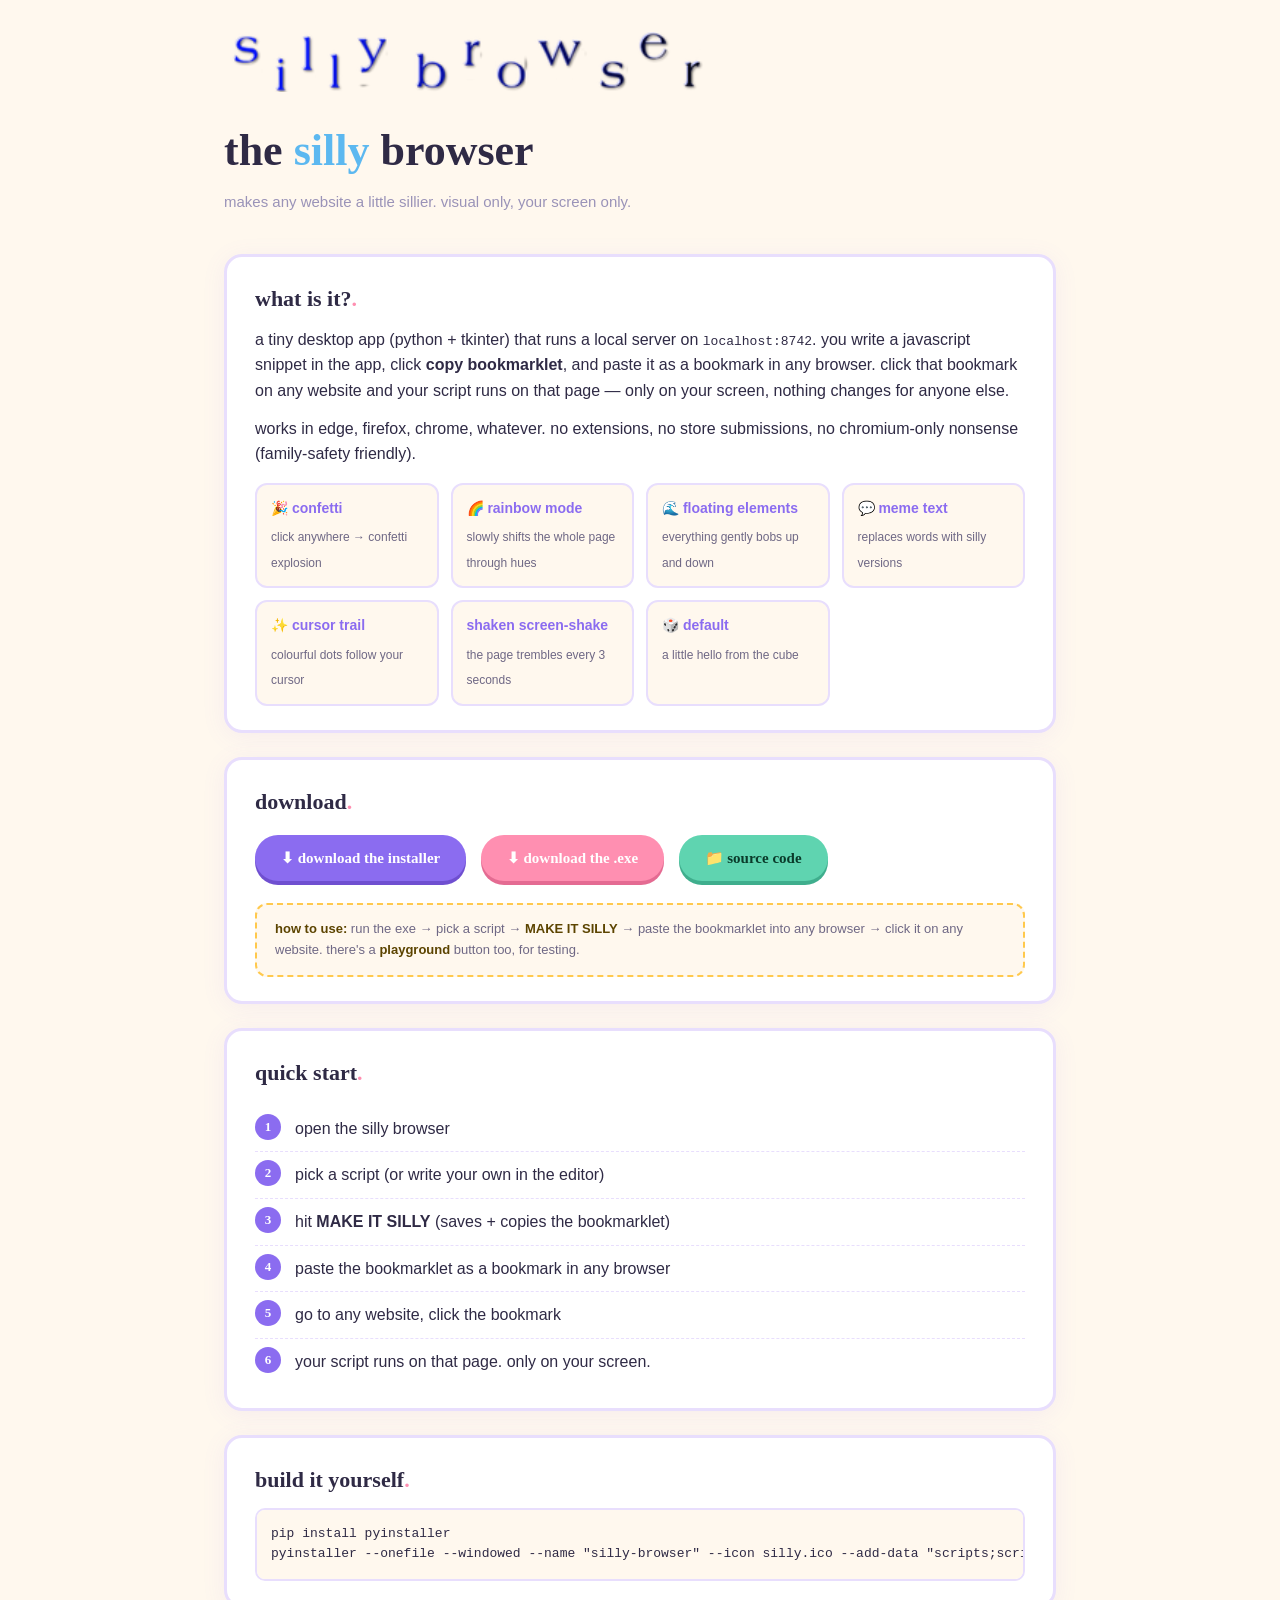
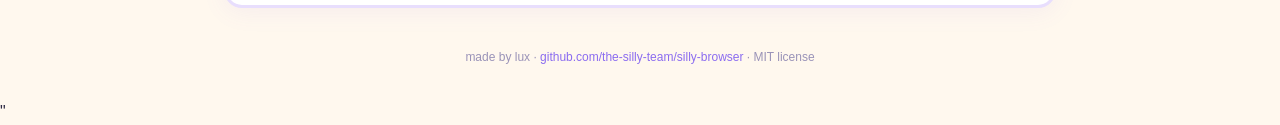
<file: index.html>
<!DOCTYPE html>
<html lang="en">
<head>
<meta charset="UTF-8">
<meta name="viewport" content="width=device-width, initial-scale=1.0">
<title>the silly browser</title>
<link rel="icon" href="logo_small.png">
<style>
*{margin:0;padding:0;box-sizing:border-box}
body{background:#fff8ee;font-family:'Segoe UI',sans-serif;color:#2f2a45;line-height:1.6}
.wrap{max-width:880px;margin:0 auto;padding:32px 24px}
.hero{display:flex;align-items:center;gap:24px;flex-wrap:wrap;margin:0 0 40px}
.logo{height:60px}
h1{font-family:'Comic Sans MS',cursive;font-size:44px;color:#2f2a45;margin:0}
h1 span{color:#5cb8f0}
.sub{color:#9a93b8;font-size:15px;margin-top:4px}
.hero .mascot{width:96px;height:96px}

section{background:#fff;border:3px solid #e8defd;border-radius:18px;padding:24px 28px;margin:0 0 24px;box-shadow:0 4px 24px rgba(139,108,240,0.08)}
h2{font-family:'Comic Sans MS',cursive;font-size:22px;margin:0 0 10px;color:#2f2a45}
h2 .dot{color:#ff8fb1}
p{margin:0 0 12px}

.btn{display:inline-block;font:700 15px 'Segoe UI';color:#fff;background:#8b6cf0;border:0;border-radius:24px;padding:14px 26px;text-decoration:none;margin:6px 10px 6px 0;box-shadow:0 4px 0 #6f4fd0;transition:transform .05s}
.btn:hover{transform:translateY(-1px)}
.btn.alt{background:#ff8fb1;box-shadow:0 4px 0 #e46b92}
.btn.mint{background:#5fd4b0;box-shadow:0 4px 0 #3fae8d;color:#0a3a2a}
.btn.sun{background:#ffc94d;box-shadow:0 4px 0 #e0a52c;color:#5c4400}

.grid{display:grid;grid-template-columns:repeat(auto-fit,minmax(180px,1fr));gap:12px;margin:16px 0 0}
.script{background:#fff8ee;border:2px solid #e8defd;border-radius:12px;padding:12px 14px}
.script b{color:#8b6cf0;font-size:14px;display:block;margin:0 0 4px}
.script span{color:#6f6885;font-size:12px}

.steps{counter-reset:s;list-style:none;padding:0;margin:16px 0 0}
.steps li{counter-increment:s;padding:10px 0 10px 40px;position:relative;border-bottom:1px dashed #e8defd}
.steps li:last-child{border-bottom:0}
.steps li::before{content:counter(s);position:absolute;left:0;top:8px;width:26px;height:26px;border-radius:50%;background:#8b6cf0;color:#fff;font:700 13px 'Segoe UI';display:flex;align-items:center;justify-content:center;line-height:26px;text-align:center}

.note{background:#fff8ee;border:2px dashed #ffc94d;border-radius:12px;padding:14px 18px;margin:16px 0 0;font-size:13px;color:#6f6885}
.note b{color:#5c4400}

footer{margin:40px 0 0;text-align:center;color:#9a93b8;font-size:12px}
footer a{color:#8b6cf0;text-decoration:none}
</style>
</head>
<body>
<div class="wrap">

  <div class="hero">
    <img class="logo" src="logo_small.png" alt="the silly browser">
    <div>
      <h1>the <span>silly</span> browser</h1>
      <div class="sub">makes any website a little sillier. visual only, your screen only.</div>
    </div>
  </div>

  <section>
    <h2>what is it?<span class="dot">.</span></h2>
    <p>a tiny desktop app (python + tkinter) that runs a local server on <code>localhost:8742</code>. you write a javascript snippet in the app, click <b>copy bookmarklet</b>, and paste it as a bookmark in any browser. click that bookmark on any website and your script runs on that page — only on your screen, nothing changes for anyone else.</p>
    <p>works in edge, firefox, chrome, whatever. no extensions, no store submissions, no chromium-only nonsense (family-safety friendly).</p>
    <div class="grid">
      <div class="script"><b>🎉 confetti</b><span>click anywhere → confetti explosion</span></div>
      <div class="script"><b>🌈 rainbow mode</b><span>slowly shifts the whole page through hues</span></div>
      <div class="script"><b>🌊 floating elements</b><span>everything gently bobs up and down</span></div>
      <div class="script"><b>💬 meme text</b><span>replaces words with silly versions</span></div>
      <div class="script"><b>✨ cursor trail</b><span>colourful dots follow your cursor</span></div>
      <div class="script"><b> shaken screen-shake</b><span>the page trembles every 3 seconds</span></div>
      <div class="script"><b>🎲 default</b><span>a little hello from the cube</span></div>
    </div>
  </section>

  <section>
    <h2>download<span class="dot">.</span></h2>
    <a class="btn" href="https://github.com/the-silly-team/silly-browser/releases/latest">⬇ download the installer</a>
    <a class="btn alt" href="https://github.com/the-silly-team/silly-browser/releases/latest">⬇ download the .exe</a>
    <a class="btn mint" href="https://github.com/the-silly-team/silly-browser">📁 source code</a>
    <div class="note"><b>how to use:</b> run the exe → pick a script → <b>MAKE IT SILLY</b> → paste the bookmarklet into any browser → click it on any website. there's a <b>playground</b> button too, for testing.</div>
  </section>

  <section>
    <h2>quick start<span class="dot">.</span></h2>
    <ol class="steps">
      <li>open the silly browser</li>
      <li>pick a script (or write your own in the editor)</li>
      <li>hit <b>MAKE IT SILLY</b> (saves + copies the bookmarklet)</li>
      <li>paste the bookmarklet as a bookmark in any browser</li>
      <li>go to any website, click the bookmark</li>
      <li>your script runs on that page. only on your screen.</li>
    </ol>
  </section>

  <section>
    <h2>build it yourself<span class="dot">.</span></h2>
    <pre style="background:#fff8ee;border:2px solid #e8defd;border-radius:10px;padding:14px;font-size:13px;overflow-x:auto">pip install pyinstaller
pyinstaller --onefile --windowed --name "silly-browser" --icon silly.ico --add-data "scripts;scripts" --add-data "logo_small.png;." silly_browser.py</pre>
  </section>

  <footer>
    made by lux · <a href="https://github.com/the-silly-team/silly-browser">github.com/the-silly-team/silly-browser</a> · MIT license
  </footer>
</div>
</body>
</html>
"
</file>
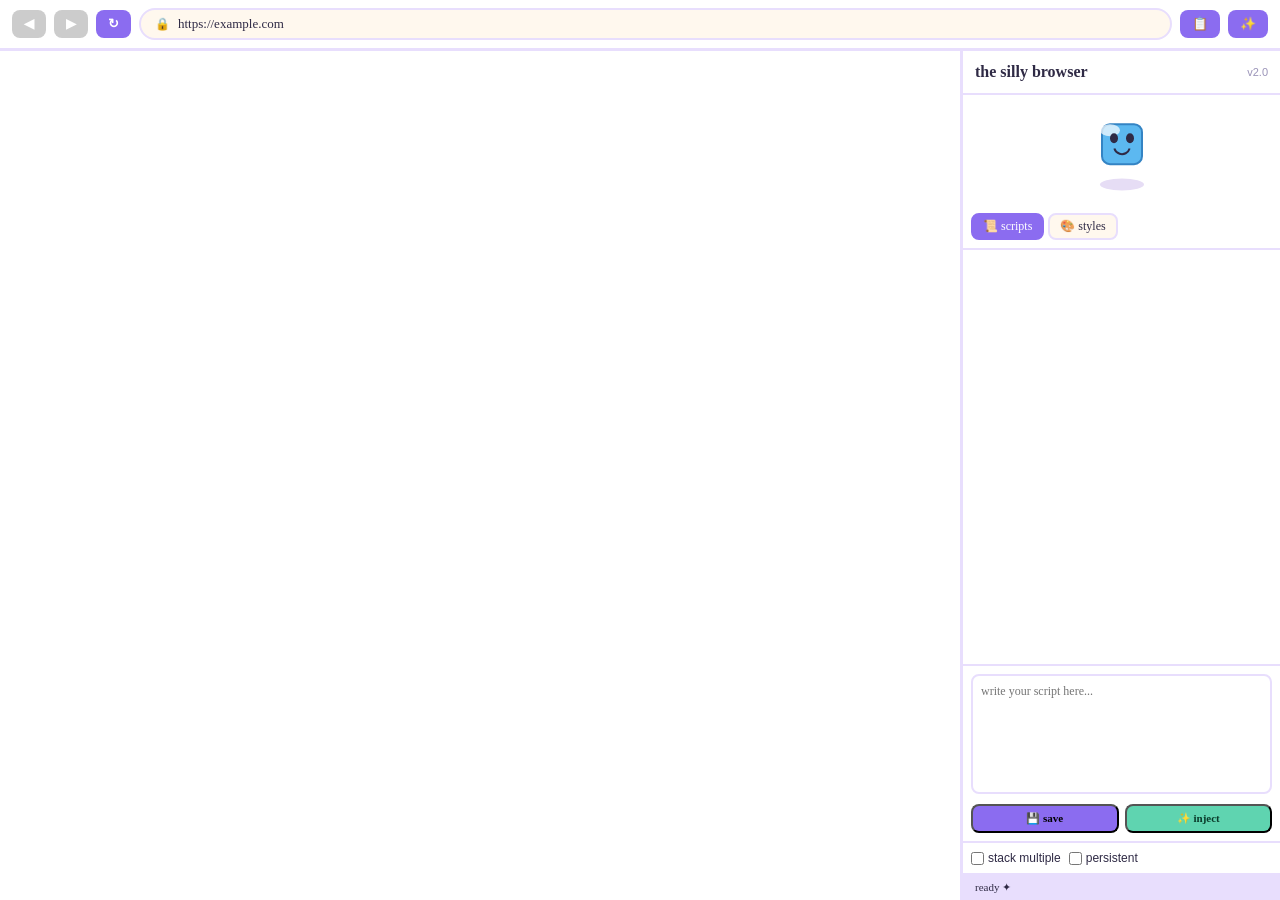
<file: browser_ui/index.html>
<!DOCTYPE html>
<html lang="en">
<head>
<meta charset="UTF-8">
<meta name="viewport" content="width=device-width, initial-scale=1.0">
<title>the silly browser v2</title>
<style>
*{margin:0;padding:0;box-sizing:border-box}
body{font-family:'Segoe UI',sans-serif;background:#fff8ee;color:#2f2a45;height:100vh;display:flex;flex-direction:column;overflow:hidden}
.toolbar{background:#fff;border-bottom:3px solid #e8defd;padding:8px 12px;display:flex;align-items:center;gap:8px;flex-shrink:0}
.toolbar button{background:#8b6cf0;color:#fff;border:0;border-radius:8px;padding:6px 12px;cursor:pointer;font:700 13px 'Segoe UI';min-width:32px}
.toolbar button:hover{background:#6f4fd0}
.toolbar button:disabled{background:#ccc;cursor:default}
.address-bar{flex:1;display:flex;align-items:center;background:#fff8ee;border:2px solid #e8defd;border-radius:20px;padding:6px 14px;gap:8px}
.address-bar input{flex:1;border:0;background:transparent;font:13px 'Segoe UI';color:#2f2a45;outline:none}
.address-bar .lock{color:#5fd4b0;font-size:12px}
.main{flex:1;display:flex;overflow:hidden}
.content{flex:1;position:relative;background:#fff}
.content iframe{width:100%;height:100%;border:0}
.content .blocked{display:flex;align-items:center;justify-content:center;height:100%;flex-direction:column;gap:12px;color:#6f6885}
.content .blocked h2{color:#2f2a45}
.sidebar{width:320px;background:#fff;border-left:3px solid #e8defd;display:flex;flex-direction:column;overflow:hidden}
.sidebar-header{padding:12px;border-bottom:2px solid #e8defd;display:flex;align-items:center;gap:8px}
.sidebar-header h3{font-family:'Comic Sans MS',cursive;font-size:16px;color:#2f2a45}
.mascot-area{padding:8px;text-align:center}
.tabs{display:flex;gap:4px;padding:8px;border-bottom:2px solid #e8defd;overflow-x:auto}
.tab{background:#fff8ee;border:2px solid #e8defd;border-radius:8px;padding:4px 10px;font:12px 'Segoe UI';cursor:pointer;white-space:nowrap}
.tab.active{background:#8b6cf0;color:#fff;border-color:#8b6cf0}
.script-list{flex:1;overflow-y:auto;padding:8px}
.script-card{background:#fff8ee;border:2px solid #e8defd;border-radius:10px;padding:8px;margin-bottom:6px;cursor:pointer}
.script-card:hover{border-color:#8b6cf0}
.script-card .name{font-weight:700;font-size:13px;color:#2f2a45}
.script-card .status{font-size:11px;color:#9a93b8}
.script-card.enabled .status{color:#5fd4b0;font-weight:700}
.editor-area{border-top:2px solid #e8defd;padding:8px}
.editor-area textarea{width:100%;height:120px;border:2px solid #e8defd;border-radius:8px;padding:8px;font:12px Consolas;resize:none;outline:none}
.editor-area .btns{display:flex;gap:6px;margin-top:6px}
.editor-area .btns button{flex:1;font:700 11px 'Segoe UI';padding:6px;border-radius:8px}
.toggle-row{display:flex;gap:8px;padding:8px;border-top:2px solid #e8defd;font-size:12px}
.toggle-row label{display:flex;align-items:center;gap:4px;cursor:pointer}
.status-bar{padding:6px 12px;background:#e8defd;font:11px 'Segoe UI';color:#2f2a45;border-top:2px solid #e8defd}
.hidden{display:none}
</style>
</head>
<body>
<div class="toolbar">
  <button onclick="goBack()" id="backBtn" title="Back">◀</button>
  <button onclick="goForward()" id="fwdBtn" title="Forward">▶</button>
  <button onclick="reload()" title="Reload">↻</button>
  <div class="address-bar">
    <span class="lock" id="lock">🔓</span>
    <input type="text" id="address" placeholder="enter a url..." onkeydown="if(event.key==='Enter')navigate(this.value)">
  </div>
  <button onclick="toggleSidebar()" title="Toggle sidebar">📋</button>
  <button onclick="injectNow()" title="Inject scripts now">✨</button>
</div>
<div class="main">
  <div class="content" id="content">
    <iframe id="webview" src="https://example.com"></iframe>
    <div class="blocked hidden" id="blocked">
      <h2>this site can't be embedded</h2>
      <p>it blocks iframes (X-Frame-Options). open in system browser instead?</p>
      <button onclick="openExternal()">open externally</button>
    </div>
  </div>
  <div class="sidebar" id="sidebar">
    <div class="sidebar-header">
      <h3>the silly browser</h3>
      <span style="margin-left:auto;font-size:11px;color:#9a93b8">v2.0</span>
    </div>
    <div class="mascot-area" id="mascot"></div>
    <div class="tabs">
      <div class="tab active" onclick="switchTab('scripts')">📜 scripts</div>
      <div class="tab" onclick="switchTab('styles')">🎨 styles</div>
    </div>
    <div class="script-list" id="scriptList"></div>
    <div class="editor-area">
      <textarea id="editor" placeholder="write your script here..."></textarea>
      <div class="btns">
        <button onclick="saveScript()" style="background:#8b6cf0">💾 save</button>
        <button onclick="injectNow()" style="background:#5fd4b0;color:#0a3a2a">✨ inject</button>
      </div>
    </div>
    <div class="toggle-row">
      <label><input type="checkbox" id="multiToggle"> stack multiple</label>
      <label><input type="checkbox" id="persistToggle"> persistent</label>
    </div>
    <div class="status-bar" id="statusBar">ready ✦</div>
  </div>
</div>
<script>
// ── browser state ──────────────────────────────────────────────────────────
let currentUrl = 'https://example.com';
let history = [];
let historyIndex = -1;
let sidebarVisible = true;

// ── navigation ─────────────────────────────────────────────────────────────
function navigate(url) {
  if (!url.startsWith('http')) url = 'https://' + url;
  currentUrl = url;
  document.getElementById('address').value = url;
  document.getElementById('webview').src = url;
  history.push(url);
  historyIndex = history.length - 1;
  updateNavButtons();
  updateLock();
  // auto-inject after page loads
  setTimeout(tryInject, 1500);
}

function goBack() {
  if (historyIndex > 0) {
    historyIndex--;
    currentUrl = history[historyIndex];
    document.getElementById('address').value = currentUrl;
    document.getElementById('webview').src = currentUrl;
    updateNavButtons();
  }
}

function goForward() {
  if (historyIndex < history.length - 1) {
    historyIndex++;
    currentUrl = history[historyIndex];
    document.getElementById('address').value = currentUrl;
    document.getElementById('webview').src = currentUrl;
    updateNavButtons();
  }
}

function reload() {
  document.getElementById('webview').src = currentUrl;
  setTimeout(tryInject, 1500);
}

function updateNavButtons() {
  document.getElementById('backBtn').disabled = historyIndex <= 0;
  document.getElementById('fwdBtn').disabled = historyIndex >= history.length - 1;
}

function updateLock() {
  const lock = document.getElementById('lock');
  lock.textContent = currentUrl.startsWith('https') ? '🔒' : '🔓';
  lock.style.color = currentUrl.startsWith('https') ? '#5fd4b0' : '#ff6b6b';
}

function openExternal() {
  window.open(currentUrl, '_blank');
}

// ── sidebar ────────────────────────────────────────────────────────────────
function toggleSidebar() {
  sidebarVisible = !sidebarVisible;
  document.getElementById('sidebar').classList.toggle('hidden', !sidebarVisible);
}

function switchTab(tab) {
  document.querySelectorAll('.tab').forEach(t => t.classList.remove('active'));
  event.target.classList.add('active');
  // placeholder - would load scripts or styles
}

// ── injection ──────────────────────────────────────────────────────────────
function tryInject() {
  const scripts = ['confetti.js']; // placeholder
  // in real version, this would fetch from pywebview API
  console.log('[silly browser] would inject scripts here');
}

function injectNow() {
  const code = document.getElementById('editor').value;
  try {
    const iframe = document.getElementById('webview');
    // can't inject into cross-origin iframe directly
    // in real version, use pywebview's evaluate_js on the webview
    console.log('[silly] inject:', code.slice(0, 50));
    document.getElementById('statusBar').textContent = 'injected! (simulated) ✦';
  } catch (e) {
    document.getElementById('statusBar').textContent = 'inject failed: ' + e.message;
  }
}

function saveScript() {
  const code = document.getElementById('editor').value;
  // in real version, save via pywebview API
  document.getElementById('statusBar').textContent = 'saved! ✦';
}

// ── mascot (simple version) ────────────────────────────────────────────────
function drawMascot() {
  const area = document.getElementById('mascot');
  area.innerHTML = '<canvas id="mascotCanvas" width="100" height="90"></canvas>';
  const canvas = document.getElementById('mascotCanvas');
  const ctx = canvas.getContext('2d');
  let t = 0;
  function loop() {
    t += 0.05;
    ctx.clearRect(0, 0, 100, 90);
    const bob = Math.sin(t) * 4;
    const cx = 50, cy = 42 + bob;
    // shadow
    ctx.fillStyle = '#e6ddf5';
    ctx.beginPath();
    ctx.ellipse(cx, 82 - Math.abs(bob)*0.5, 22, 6, 0, 0, Math.PI*2);
    ctx.fill();
    // body
    ctx.fillStyle = '#5cb8f0';
    ctx.strokeStyle = '#3484c4';
    ctx.lineWidth = 2;
    ctx.beginPath();
    ctx.roundRect(cx-20, cy-20, 40, 40, 8);
    ctx.fill();
    ctx.stroke();
    // gloss
    ctx.fillStyle = 'rgba(255,255,255,0.7)';
    ctx.beginPath();
    ctx.ellipse(cx-12, cy-14, 10, 6, 0, 0, Math.PI*2);
    ctx.fill();
    // eyes
    ctx.fillStyle = '#2f2a45';
    const blink = (t % 4) > 3.4 ? 1.5 : 10;
    ctx.beginPath();
    ctx.ellipse(cx-8, cy-6, 4, blink/2, 0, 0, Math.PI*2);
    ctx.fill();
    ctx.beginPath();
    ctx.ellipse(cx+8, cy-6, 4, blink/2, 0, 0, Math.PI*2);
    ctx.fill();
    // mouth
    ctx.strokeStyle = '#2f2a45';
    ctx.lineWidth = 2;
    ctx.beginPath();
    ctx.arc(cx, cy+2, 8, 0.3, Math.PI-0.3);
    ctx.stroke();
    requestAnimationFrame(loop);
  }
  loop();
}

// ── init ───────────────────────────────────────────────────────────────────
drawMascot();
navigate('https://example.com');
</script>
</body>
</html>
</file>
